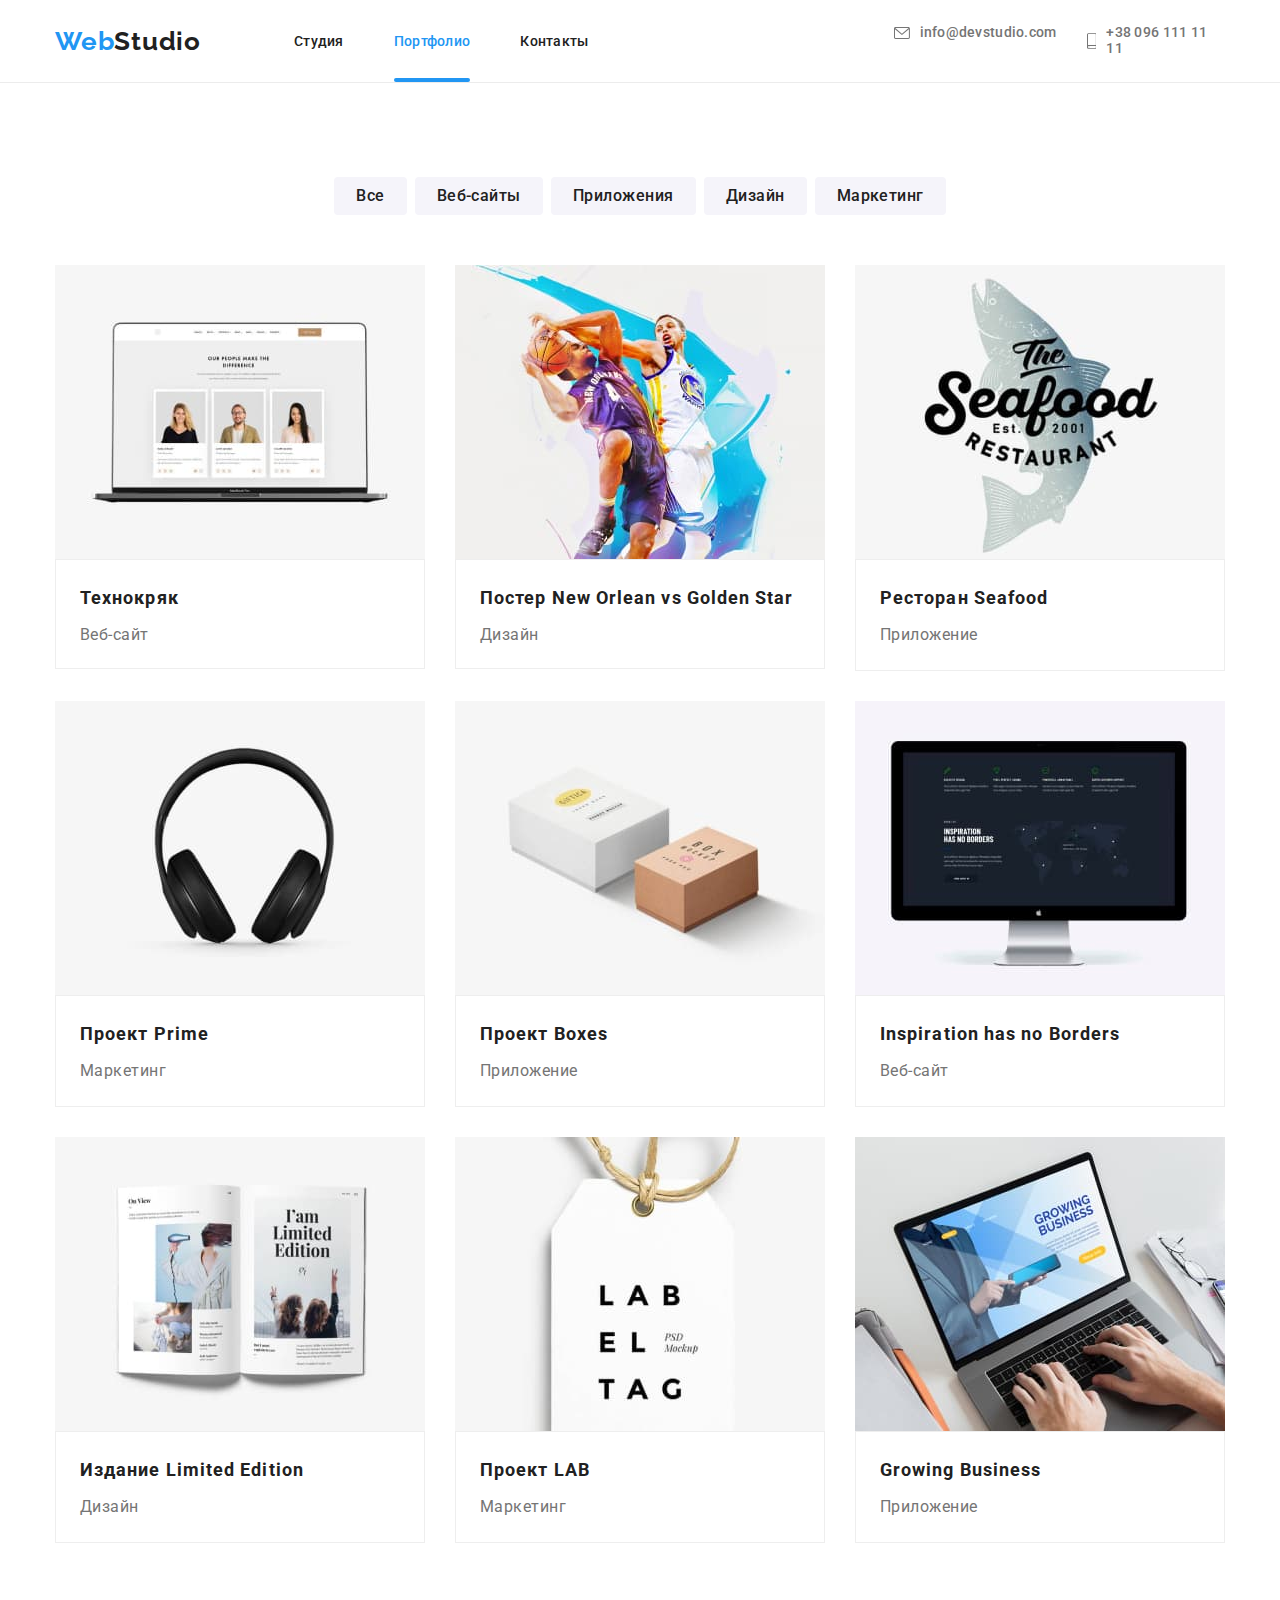
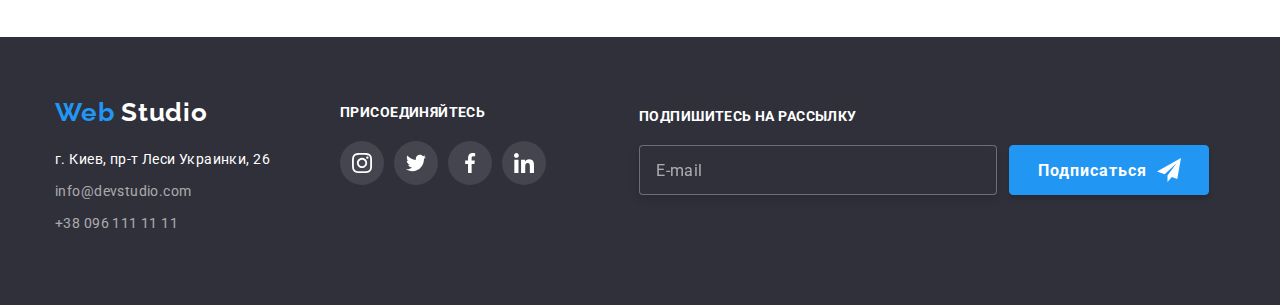
<file: portfolio.html>
<!DOCTYPE html>
<html lang="ru">
  <head>
    <meta charset="UTF-8" />
    <meta http-equiv="X-UA-Compatible" content="IE=edge" />
    <meta name="viewport" content="width=device-width, initial-scale=1.0" />
    <title>Portfolio</title>
    <link href="https://fonts.googleapis.com/css2?family=Raleway:wght@700&family=Roboto:wght@400;500;700;900&display=swap" rel="stylesheet">
    <link href="https://cdnjs.cloudflare.com/ajax/libs/modern-normalize/1.1.0/modern-normalize.min.css" rel="stylesheet">
    <link rel="stylesheet" href="./css/main.min.css">
  </head>
  <body>
    <!--Header-->

    <header class="header">

      <div class="conteiner conteiner--style">

      <nav class="header-nav">

        <a class="logo" href="index.html">Web<span class="logo__studio">Studio</span></a>

        <ul class="header-nav__list">
          <li class="header-nav__item">
            <a class="header-nav__link" 
            href="index.html" >Студия</a></li>
          <li class="header-nav__item">
            <a class="header-nav__link-current" href="portfolio.html" >Портфолио</a></li>
          <li class="header-nav__item">
            <a class="header-nav__link" href="#" >Контакты</a></li>
        </ul>

        <button type="button" class="button-menu" data-menu-button>
          <svg width="24px" height="16px">
          <use class="icon-menu" href="./images/icons.svg#icon-menu_24px"></use>
          </svg>
        </button>
        
<!--выпадающее меню-->


<div class="backdrop-header" data-menu>

  <button class="button-close" type="button" data-menu-button-close >
    <svg 
    width="24px" 
    height="16px">
    <use href="./images/icons.svg#icon-close_24px">
    </use>
  </svg>
</button>


  <ul class="modal-menu__list list">
    <li class="modal-menu__item"><a class="modal-menu__link link" href="index.html">Студия</a></li>
    <li class="modal-menu__item"><a class="modal-menu__link link" href="portfolio.html">Портфолио</a></li>
    <li class="modal-menu__item"><a class="modal-menu__link link" href="#">Контакты</a></li>
  </ul>

  <div>
  <ul class="modal-menu__list-contact list">
    <li class="modal-menu__item-contact"><a class="modal-menu__link-contact link" href="tel:+380961111111">+38 096 111 11 11</a></li>
    <li class="modal-menu__item-contact-mail"><a class="modal-menu__link-contact-mail link" href="mailto:info@devstudio.com">info@devstudio.com</a></li>
</ul>

<ul class="modal-menu__list-socials list">
  <li class="modal-menu__list-socials"><a class="modal-menu__link-socials link" href="https://www.instagram.com/">Instagram</a></li>
  <li class="modal-menu__list-socials"><a class="modal-menu__link-socials link" href="https://twitter.com/">Twitter</a></li>
  <li class="modal-menu__list-socials"><a class="modal-menu__link-socials link" href="https://www.facebook.com/">Facebook</a></li>
  <li class="modal-menu__list-socials"><a class="modal-menu__link-socials link" href="https://www.linkedin.com/">LinkedIn</a></li>
</ul>
</div>



</div>
          </nav>
        


      

 <!--contact-->
  
      <ul class="header-contact">
          <li class="header-contact__item">
          <a class="header-contact__link" href="mailto:info@devstudio.com">
          <svg class="header-contact__icon-mail" width="16px" height="12px">
            <use href="./images/icons.svg#icon-img1-1"></use>
          </svg>info@devstudio.com</a>
          </li>

          <li class="header-contact__item">
          <a class="header-contact__link" href="tel:+380961111111">
          <svg class="header-contact__icon-tel" width="10px" height="16px">
          <use href="./images/icons.svg#icon-img1-2"></use>
          </svg>+38 096 111 11 11</a>
         </li>
      </ul>
    </div>


     
        </header>
    <main>
    <!--Секция 5-->
    <section class="portfolio-section">
    <div class="conteiner">
        <ul class="navigation-portfolio">
            <li class="navigation-portfolio__item"><button class="button-second" type="button">Все</button></li>
            <li class="navigation-portfolio__item"><button class="button-second" type="button">Веб-сайты</button></li>
            <li class="navigation-portfolio__item"><button class="button-second" type="button">Приложения</button></li>
            <li class="navigation-portfolio__item"><button class="button-second" type="button">Дизайн</button></li>
            <li class="navigation-portfolio__item"><button class="button-second" type="button">Маркетинг</button></li>
        </ul>
          <h1 hidden>Наши работы</h1>
          <h2 hidden>Наши работы</h2>

        <ul class="works-portfolio">

            <li class="works-portfolio__item">
              <div class="thumb-card">

                <img class="thumb-card__img"
            srcset="./images/img.jpg/img5.1mob.jpg 1x, ./images/img.jpg/img5.1.2mob.jpg 2x"
            src="./images/img.jpg/img5.1mob.jpg"
            width="450"
            height="294"
            alt="Технокряк"
          />


              <div class="thumb">
                <p class="thumb__text">Ресурс предлагает комплексные предложения с разным уровнем функционала и сервисов. Все это позволит посетителю получить исчерпывающие сведения о компании или частном лице.</p>
              </div>
            </div>

             <div class="portfolio-card portfolio-card--style">
              <h3 class="third-title third-title--portfolio-card">Технокряк</h3>
                <p class="portfolio-card__text">Веб-сайт</p>
              </div>
            </li>


            <li class="works-portfolio__item">
              <div class="thumb-card">

                <img class="thumb-card__img"
                srcset="./images/img.jpg/img5.2mob.jpg 1x, ./images/img.jpg/img5.2.2mob.jpg 2x"
                src="./images/img.jpg/img5.2mob.jpg"
                width="450"
                height="294"
                alt="Постер New Orlean vs Golden Star"
              />


              <div class="thumb">
                <p class="thumb__text">Ресурс предлагает комплексные предложения с разным уровнем функционала и сервисов. Все это позволит посетителю получить исчерпывающие сведения о компании или частном лице.</p>
              </div>
            </div>
              <div class="portfolio-card portfolio-card--style">
                <h3 class="third-title third-title--portfolio-card">Постер New Orlean vs Golden Star</h3>
                 <p class="portfolio-card__text">Дизайн</p>
                </div>
                </li>

            <li class="works-portfolio__item">
              <div class="thumb-card">

                <img class="thumb-card__img"
                srcset="./images/img.jpg/img5.3mob.jpg 1x, ./images/img.jpg/img5.3.2mob.jpg 2x"
                src="./images/img.jpg/img5.3mob.jpg"
                width="450"
                height="294"
                alt="Ресторан Seafood"
              />


              <div class="thumb">
                <p class="thumb__text">Ресурс предлагает комплексные предложения с разным уровнем функционала и сервисов. Все это позволит посетителю получить исчерпывающие сведения о компании или частном лице.</p>
              </div>
            </div>
              <div class="portfolio-card">
                <h3 class="third-title third-title--portfolio-card">Ресторан Seafood</h3>
                  <p class="portfolio-card__text">Приложение</p>
                </div>
                </li>

            <li class="works-portfolio__item">
              <div class="thumb-card">

                <img class="thumb-card__img"
                srcset="./images/img.jpg/img5.4mob.jpg 1x, ./images/img.jpg/img5.4.2mob.jpg 2x"
                src="./images/img.jpg/img5.4mob.jpg"
                width="450"
                height="294"
                alt="Проект Prime"
              />

              <div class="thumb">
                <p class="thumb__text">Ресурс предлагает комплексные предложения с разным уровнем функционала и сервисов. Все это позволит посетителю получить исчерпывающие сведения о компании или частном лице.</p>
              </div>
            </div>
              <div class="portfolio-card">
                <h3 class="third-title third-title--portfolio-card">Проект Prime</h3>
                  <p class="portfolio-card__text">Маркетинг</p>
                </div>
                </li>

            <li class="works-portfolio__item">
              <div class="thumb-card">

                <img class="thumb-card__img"
                srcset="./images/img.jpg/img5.5mob.jpg 1x, ./images/img.jpg/img5.5.2mob.jpg 2x"
                src="./images/img.jpg/img5.5mob.jpg"
                width="450"
                height="294"
                alt="Проект Boxes"
              />

             
              <div class="thumb">
                <p class="thumb__text">Ресурс предлагает комплексные предложения с разным уровнем функционала и сервисов. Все это позволит посетителю получить исчерпывающие сведения о компании или частном лице.</p>
              </div>
            </div>
              <div class="portfolio-card">
                <h3 class="third-title third-title--portfolio-card">Проект Boxes</h3>
                  <p class="portfolio-card__text">Приложение</p>
                </div>
                </li>


            <li class="works-portfolio__item">
              <div class="thumb-card">

                <img class="thumb-card__img"
                srcset="./images/img.jpg/img5.6mob.jpg 1x, ./images/img.jpg/img5.6.2mob.jpg 2x"
                src="./images/img.jpg/img5.6mob.jpg"
                width="450"
                height="294"
                alt="Inspiration has no Borders"
              />

              <div class="thumb">
                <p class="thumb__text">Ресурс предлагает комплексные предложения с разным уровнем функционала и сервисов. Все это позволит посетителю получить исчерпывающие сведения о компании или частном лице.</p>
              </div>
            </div>  
              <div class="portfolio-card">
                <h3 class="third-title third-title--portfolio-card">Inspiration has no Borders</h3>
                  <p class="portfolio-card__text">Веб-сайт</p>
                </div>
                </li>

            <li class="works-portfolio__item">
              <div class="thumb-card">

                <img class="thumb-card__img"
                srcset="./images/img.jpg/img5.7mob.jpg 1x, ./images/img.jpg/img5.7.2mob.jpg 2x"
                src="./images/img.jpg/img5.7mob.jpg"
                width="450"
                height="294"
                alt="Издание Limited Edition"
              />

             
              <div class="thumb">
                <p class="thumb__text">Ресурс предлагает комплексные предложения с разным уровнем функционала и сервисов. Все это позволит посетителю получить исчерпывающие сведения о компании или частном лице.</p>
              </div>
            </div>  
              <div class="portfolio-card">
                <h3 class="third-title third-title--portfolio-card">Издание Limited Edition</h3>
                  <p class="portfolio-card__text">Дизайн</p>
                </div>
                </li>

            <li class="works-portfolio__item">
              <div class="thumb-card">

                <img class="thumb-card__img"
                srcset="./images/img.jpg/img5.8mob.jpg 1x, ./images/img.jpg/img5.8.2mob.jpg 2x"
                src="./images/img.jpg/img5.8mob.jpg"
                width="450"
                height="294"
                alt="Проект LAB"
              />


              <div class="thumb">
                <p class="thumb__text">Ресурс предлагает комплексные предложения с разным уровнем функционала и сервисов. Все это позволит посетителю получить исчерпывающие сведения о компании или частном лице.</p>
              </div>
            </div>
              <div class="portfolio-card">
                <h3 class="third-title third-title--portfolio-card">Проект LAB</h3>
                  <p class="portfolio-card__text">Маркетинг</p>
                </div>
                </li>

            <li class="works-portfolio__item">
              <div class="thumb-card">


                <img class="thumb-card__img"
                srcset="./images/img.jpg/img5.9mob.jpg 1x, ./images/img.jpg/img5.9.2mob.jpg 2x"
                src="./images/img.jpg/img5.9mob.jpg"
                width="450"
                height="294"
                alt="Growing Business"
              />

          
              <div class="thumb">
                <p class="thumb__text">Ресурс предлагает комплексные предложения с разным уровнем функционала и сервисов. Все это позволит посетителю получить исчерпывающие сведения о компании или частном лице.</p>
              </div>
            </div>  
              <div class="portfolio-card">
                <h3 class="third-title third-title--portfolio-card">Growing Business</h3>
                  <p class="portfolio-card__text">Приложение</p>
                </div>
                </li>      
        </ul>
    </div>
  </section>
  </main>

  <footer class="footer">
    <div class="conteiner">
      <div class="footer-tablet">

      <div class="address-footer">

        <a class="logo logo--footer-style " href="index.html"> Web 
          <span class="logo__studio logo__studio--color"> Studio</span></a>

        <address class="footer-address">
        <ul class="footer-address__list ">
          <li class="footer-address_item"><a class="footer-address__link footer-address__link--color" href="https://goo.gl/maps/BAiZA4kNi6hHFdR76" target="_blank" rel="noopener noreferer">г. Киев, пр-т Леси Украинки, 26</a></li>
          <li class="footer-address_item"><a class="footer-address__link" href="mailto:info@devstudio.com">info@devstudio.com</a></li>
          <li class="footer-address_item"><a class="footer-address__link" href="tel:+380961111111">+38 096 111 11 11</a></li>
        </ul>
      </address>
    </div>

<!--Social icons footer-->

        <div class="social-footer">

        <h3 class="third-title third-title--footer">присоединяйтесь</h3>

        <ul class="social-list social-list--footer">
          <li class="social-list__item ">
            <a class="social-list__link social-list__link--footer-color" href="#">
            <svg class="instagram" width="20px" height="20px">
              <use href="./images/icons.svg#icon-img4-1"></use>
          </svg>
        </a>
          </li>

          <li class="social-list__item">
            <a class="social-list__link social-list__link--footer-color" href="#">
            <svg class="twitter" width="20px" height="20px">
              <use href="./images/icons.svg#icon-img4-2"></use>
          </svg>
        </a>
          </li>

          <li class="social-list__item">
            <a class="social-list__link social-list__link--footer-color" href="#">
            <svg class="facebook" width="20px" height="20px">
              <use href="./images/icons.svg#icon-img4-3"></use>
          </svg>
        </a>
          </li>
          <li class="social-list__item">
            <a class="social-list__link social-list__link--footer-color" href="#">
            <svg class="linkedin" width="20px" height="20px">
              <use href="./images/icons.svg#icon-img4-4"></use>
          </svg>
        </a>
          </li>        
        </ul>
      </div>

    </div>
<!--Footer form-->

<div class="forms-footer">
<h3 class="third-title third-title--footer">Подпишитесь на рассылку</h3>

<form class="form-footer">
  <label for="email-label"></label>
  <input class="form-footer__input" type="email" name="email" id="email-label" 
  placeholder="E-mail"/>

  <button class="button-primary button-primary--footer" type="submit" >Подписаться
    <svg class="button-primary__submit-footer" width="24px" height="24px">
    <use href="./images/icons.svg#icon-icon-send-1"></use>
        </svg>
      </button>
    </form>

</div>


</div>
 
  </footer>
  <script src="./js/modal.js"></script>
  <script src="./js/menu-mobile.js"></script>

  </body>
</html>
</file>
<file: css/main.min.css>
:root{--blue-color: #2196f3;--black-color: #212121;--white-color: #ffffff;--text-color: #757575;--header-color: rgba(255, 255, 255, 0.6);--bg-color-first: #2f303a;--bg-color-second: #f5f4fa}body{color:var(--black-color);background-color:var(--white-color);font-family:Roboto,sans-serif;font-style:normal;margin:0}.conteiner{max-width:1600px;margin-left:auto;margin-right:auto;padding-left:15px;padding-right:15px}@media(min-width: 768px){.conteiner--style{width:768px;display:-webkit-box;display:-ms-flexbox;display:flex}}@media(min-width: 1200px){.conteiner--style{width:1200px;display:-webkit-box;display:-ms-flexbox;display:flex}}.second-title{margin-top:0px;margin-bottom:30px;margin-left:auto;margin-right:auto;font-weight:700;font-size:28px;line-height:1.17;letter-spacing:.03em;text-align:center}.second-title--team{margin-bottom:30px;min-width:264px}@media screen and (min-width: 1200px){.second-title{margin-bottom:50px;font-size:36px;line-height:1.16}}.third-title{font-weight:700;font-size:14px;line-height:1.14;letter-spacing:.03em;margin-top:0px}.third-title--team{margin-bottom:10px;font-weight:500;font-size:16px;line-height:1.19;letter-spacing:.03em}.third-title--works{text-transform:uppercase;color:var(--white-color);text-align:center;margin-bottom:0px}.third-title--features-section{margin-bottom:10px;text-transform:uppercase}.third-title--portfolio-card{margin-bottom:4px;font-weight:700;font-size:18px;line-height:2;letter-spacing:.06em}.third-title--footer{text-align:center;text-transform:uppercase;color:var(--white-color);margin-bottom:20px}.logo{font-family:Raleway,sans-serif;font-style:normal;font-weight:700;font-size:24px;line-height:1.16;letter-spacing:.03em;text-decoration:none;color:var(--blue-color);padding-top:16px;padding-bottom:16px}@media(min-width: 480px){.logo .logo{padding-top:16px;padding-bottom:16px}}.logo__studio{color:var(--black-color)}.logo__studio--color{color:var(--white-color)}@media(min-width: 1200px){.logo{margin-right:93px}.logo{font-size:26px;line-height:1.19}.logo--footer-style{margin-right:0px}}.backdrop{position:fixed;z-index:3;top:0;left:0;width:100%;height:100%;background-color:rgba(0,0,0,.2);-webkit-transition:250ms cubic-bezier(0.4, 0, 0.2, 1);transition:250ms cubic-bezier(0.4, 0, 0.2, 1)}.backdrop.is-hidden{opacity:0;pointer-events:none;visibility:hidden;-webkit-transition:250ms cubic-bezier(0.4, 0, 0.2, 1);transition:250ms cubic-bezier(0.4, 0, 0.2, 1)}.backdrop.is-hidden .modal{-webkit-transform:translate(-50%, -50%) scale(0.9);transform:translate(-50%, -50%) scale(0.9);-webkit-transition:250ms cubic-bezier(0.4, 0, 0.2, 1);transition:250ms cubic-bezier(0.4, 0, 0.2, 1)}.button-primary{border-radius:4px;-webkit-box-shadow:0px 4px 4px rgba(0,0,0,.15);box-shadow:0px 4px 4px rgba(0,0,0,.15);padding:10px 32px;border:1px rgba(0,0,0,0);min-width:200px;text-align:center;-webkit-transition:250ms cubic-bezier(0.4, 0, 0.2, 1);transition:250ms cubic-bezier(0.4, 0, 0.2, 1);font-family:Roboto,sans-serif;font-style:normal;cursor:pointer;color:var(--white-color);background-color:var(--blue-color);font-weight:700;font-size:16px;line-height:1.88;letter-spacing:.06em}.button-primary:hover,.button-primary:focus{color:var(--black-color);background-color:var(--bg-color-second);-webkit-transition:250ms cubic-bezier(0.4, 0, 0.2, 1);transition:250ms cubic-bezier(0.4, 0, 0.2, 1)}.button-primary--footer{padding:10px 28px;height:50px;border:1px solid var(--blue-color);position:relative;text-align:left}.button-second{border-radius:4px;padding:6px 22px;border:1px rgba(0,0,0,0);text-align:center;-webkit-transition:250ms cubic-bezier(0.4, 0, 0.2, 1);transition:250ms cubic-bezier(0.4, 0, 0.2, 1);color:var(--black-color);background-color:var(--bg-color-second);font-family:Roboto,sans-serif;font-style:normal;font-weight:500;font-size:16px;line-height:1.63;letter-spacing:.03em}.button-second:hover,.button-second:focus{color:var(--white-color);background-color:var(--blue-color);-webkit-box-shadow:0px 3px 1px rgba(0,0,0,.1),0px 1px 2px rgba(0,0,0,.08),0px 2px 2px rgba(0,0,0,.12);box-shadow:0px 3px 1px rgba(0,0,0,.1),0px 1px 2px rgba(0,0,0,.08),0px 2px 2px rgba(0,0,0,.12);-webkit-transition:250ms cubic-bezier(0.4, 0, 0.2, 1);transition:250ms cubic-bezier(0.4, 0, 0.2, 1)}.social-list{display:-webkit-box;display:-ms-flexbox;display:flex;text-decoration:none;list-style:none;-webkit-box-pack:center;-ms-flex-pack:center;justify-content:center;padding-left:0px;padding-right:0px}.social-list--footer{margin-top:0px;margin-bottom:60px}.social-list__item:not(:last-child){margin-right:10px}.social-list__item--footer-style:not(:last-child){margin-right:10px}.instagram,.twitter,.facebook,.linkedin{display:-webkit-box;display:-ms-flexbox;display:flex;width:20px;height:20px}.social-list__link{display:-webkit-box;display:-ms-flexbox;display:flex;width:44px;height:44px;border-radius:50%;-webkit-box-align:center;-ms-flex-align:center;align-items:center;-webkit-box-pack:center;-ms-flex-pack:center;justify-content:center;fill:#afb1b8;-webkit-transition:250ms cubic-bezier(0.4, 0, 0.2, 1);transition:250ms cubic-bezier(0.4, 0, 0.2, 1)}.social-list__link:hover,.social-list__link:focus{background-color:var(--blue-color);fill:var(--white-color);-webkit-transition:250ms cubic-bezier(0.4, 0, 0.2, 1);transition:250ms cubic-bezier(0.4, 0, 0.2, 1)}.social-list__link--footer-color{background-color:rgba(255,255,255,.1);fill:var(--white-color)}.footer{background-color:var(--bg-color-first);padding-top:60px;padding-bottom:60px}.address-footer{text-align:center}.footer-address__list{list-style:none;padding-left:0px;margin-top:20px;margin-bottom:60px}.footer-address{font-weight:400;font-size:14px;line-height:1.71;letter-spacing:.03em;font-style:normal}.footer-address__link{color:rgba(255,255,255,.6);font-weight:400;font-size:14px;line-height:1.71;letter-spacing:.03em;font-style:normal;display:inline-block;text-decoration:none;-webkit-transition:250ms cubic-bezier(0.4, 0, 0.2, 1);transition:250ms cubic-bezier(0.4, 0, 0.2, 1)}.footer-address__link--color{color:var(--white-color)}.footer-address_item:not(:last-child){margin-bottom:8px}.footer .conteiner{-webkit-box-align:baseline;-ms-flex-align:baseline;align-items:baseline}.social-footer{min-width:206px}.form-footer{text-align:center}.form-footer__input{margin-bottom:20px;width:290px;height:50px;margin-right:12px;border:1px solid rgba(255,255,255,.3);-webkit-filter:drop-shadow(0px 4px 4px rgba(0, 0, 0, 0.15));filter:drop-shadow(0px 4px 4px rgba(0, 0, 0, 0.15));border-radius:4px;background-color:var(--bg-color-first);color:var(--white-color);padding:15px 16px;outline:none}.form-footer__input::-webkit-input-placeholder{font-style:normal;font-weight:400;font-size:16px;line-height:1.25;display:-webkit-box;display:flex;-webkit-box-align:center;align-items:center;letter-spacing:.03em;color:rgba(255,255,255,.6)}.form-footer__input::-moz-placeholder{font-style:normal;font-weight:400;font-size:16px;line-height:1.25;display:flex;align-items:center;letter-spacing:.03em;color:rgba(255,255,255,.6)}.form-footer__input:-ms-input-placeholder{font-style:normal;font-weight:400;font-size:16px;line-height:1.25;display:-ms-flexbox;display:flex;-ms-flex-align:center;align-items:center;letter-spacing:.03em;color:rgba(255,255,255,.6)}.form-footer__input::-ms-input-placeholder{font-style:normal;font-weight:400;font-size:16px;line-height:1.25;display:-ms-flexbox;display:flex;-ms-flex-align:center;align-items:center;letter-spacing:.03em;color:rgba(255,255,255,.6)}.form-footer__input::placeholder{font-style:normal;font-weight:400;font-size:16px;line-height:1.25;display:-webkit-box;display:-ms-flexbox;display:flex;-webkit-box-align:center;-ms-flex-align:center;align-items:center;letter-spacing:.03em;color:rgba(255,255,255,.6)}.button-primary__submit-footer{margin-left:10px;top:50%;position:absolute;display:inline-block;-webkit-transform:translateY(-50%);transform:translateY(-50%);-webkit-box-align:center;-ms-flex-align:center;align-items:center;-webkit-box-pack:center;-ms-flex-pack:center;justify-content:center}@media(min-width: 480px){.footer .conteiner{width:480px}.form-footer__input{width:450px}}@media(min-width: 768px){.footer .conteiner{width:768px}.footer-tablet{display:-webkit-box;display:-ms-flexbox;display:flex;padding-left:61px}.address-footer{margin-right:165px}.button-primary--footer{display:block;margin-left:auto;margin-right:auto}}@media(min-width: 1200px){.footer .conteiner{width:1200px;display:-webkit-box;display:-ms-flexbox;display:flex}.form-footer{display:-webkit-box;display:-ms-flexbox;display:flex}.social-footer{margin-right:93px}.third-title--footer{text-align:left}.social-footer .third-title--footer{padding-top:8px}.footer-tablet{padding-left:0px}.address-footer{margin-right:70px}.form-footer__input{width:358px}.address-footer{text-align:left}.footer-address__list{margin-bottom:0px}}.header{border-bottom:1px solid #ececec;margin-left:auto;margin-right:auto;position:relative}.header-nav{display:-webkit-box;display:-ms-flexbox;display:flex;-webkit-box-align:center;-ms-flex-align:center;align-items:center}.header-nav__list{margin:0px 305px 0px 0px;display:-webkit-box;display:-ms-flexbox;display:flex;list-style:none;padding-left:0px}.header-nav__link{color:var(--black-color);font-weight:500;font-size:14px;line-height:1.14;letter-spacing:.02em;text-decoration:none;list-style:none}.header-nav__link:hover,.header-nav__link:focus{color:var(--blue-color);-webkit-transition:250ms cubic-bezier(0.4, 0, 0.2, 1);transition:250ms cubic-bezier(0.4, 0, 0.2, 1)}.header-nav__link::after{content:"";display:block;width:100%;height:4px;border-radius:2px;background-color:var(--blue-color);position:absolute;left:0;bottom:0;-webkit-transition:250ms cubic-bezier(0.4, 0, 0.2, 1);transition:250ms cubic-bezier(0.4, 0, 0.2, 1)}.header-nav__link::after{-webkit-transform:scaleX(0);transform:scaleX(0)}.header-nav__link:hover::after,.header-nav__link:focus::after{-webkit-transform:scaleX(1);transform:scaleX(1)}.header-nav__link-current{color:var(--black-color);font-weight:500;font-size:14px;line-height:1.14;letter-spacing:.02em;text-decoration:none;list-style:none;color:var(--blue-color)}.header-nav__link-current:hover,.header-nav__link-current:focus{color:var(--blue-color);-webkit-transition:250ms cubic-bezier(0.4, 0, 0.2, 1);transition:250ms cubic-bezier(0.4, 0, 0.2, 1)}.header-nav__link-current::after{content:"";display:block;width:100%;height:4px;border-radius:2px;background-color:var(--blue-color);position:absolute;left:0;bottom:0;-webkit-transition:250ms cubic-bezier(0.4, 0, 0.2, 1);transition:250ms cubic-bezier(0.4, 0, 0.2, 1)}.header-nav__link-current::after{-webkit-transform:scaleX(1);transform:scaleX(1)}.header-nav__item{padding-top:32px;padding-bottom:32px;-webkit-transition:250ms cubic-bezier(0.4, 0, 0.2, 1);transition:250ms cubic-bezier(0.4, 0, 0.2, 1);display:block;position:relative}.header-nav__item:not(:last-child){margin-right:50px}.header-contact{display:-webkit-box;display:-ms-flexbox;display:flex;padding-left:0px;margin-top:0px;margin-bottom:0px}.header-contact__item{padding-top:32px;padding-bottom:32px;display:-webkit-box;display:-ms-flexbox;display:flex;-webkit-box-align:center;-ms-flex-align:center;align-items:center;-webkit-box-pack:center;-ms-flex-pack:center;justify-content:center}.header-contact__item:not(:last-child){margin-right:30px}.header-contact__link{color:var(--text-color);font-weight:500;font-size:12px;line-height:1.16;letter-spacing:.02em;text-decoration:none;list-style:none;display:-webkit-box;display:-ms-flexbox;display:flex;-webkit-box-align:center;-ms-flex-align:center;align-items:center;-webkit-box-pack:center;-ms-flex-pack:center;justify-content:center;fill:var(--text-color);-webkit-transition:250ms cubic-bezier(0.4, 0, 0.2, 1);transition:250ms cubic-bezier(0.4, 0, 0.2, 1)}.header-contact__link:hover,.header-contact__link:focus{color:var(--blue-color);fill:var(--blue-color);-webkit-transition:250ms cubic-bezier(0.4, 0, 0.2, 1);transition:250ms cubic-bezier(0.4, 0, 0.2, 1)}.header-contact__icon-mail{width:16px;height:12px;margin-right:10px}.header-contact__icon-tel{width:10px;height:16px;margin-right:10px}.button-menu .button-close{display:block}.header-nav__list{display:none}.header-contact{display:none}.button-menu,.button-close{margin-left:auto;display:-webkit-box;display:-ms-flexbox;display:flex;padding:0px;border:none;background-color:rgba(0,0,0,0);padding:12px 8px}.button-close{right:15px;top:10px;position:absolute}.button-menu:hover,.button-close:hover,.button-menu:focus,.button-close:focus{fill:var(--blue-color);-webkit-transition:250ms cubic-bezier(0.4, 0, 0.2, 1);transition:250ms cubic-bezier(0.4, 0, 0.2, 1)}.modal-menu__link:hover,.modal-menu__link:focus{color:var(--blue-color);-webkit-transition:250ms cubic-bezier(0.4, 0, 0.2, 1);transition:250ms cubic-bezier(0.4, 0, 0.2, 1)}.backdrop-header{display:none;left:0;top:0;z-index:99;background-color:var(--white-color);position:fixed;width:100vw;height:100vh;overflow-y:scroll}.backdrop-header.is-open{display:block;padding-top:48px;padding-bottom:48px;padding-left:40px;padding-right:40px;display:-webkit-box;display:-ms-flexbox;display:flex;-webkit-box-orient:vertical;-webkit-box-direction:normal;-ms-flex-direction:column;flex-direction:column;-webkit-box-pack:justify;-ms-flex-pack:justify;justify-content:space-between}.list{list-style:none}.link{text-decoration:none;color:var(--black-color)}.modal-menu__list{margin-top:0px;padding-left:0px}.modal-menu__item{font-weight:500;font-size:40px;line-height:1.17;letter-spacing:.02em}.modal-menu__item:not(:last-child){margin-bottom:32px}.modal-menu__list-contact{margin-bottom:64px;margin-top:0px;padding-left:0px}.modal-menu__link-contact{font-weight:500;font-size:34px;line-height:1.17;letter-spacing:.02em;color:var(--blue-color)}.modal-menu__item-contact{margin-bottom:32px}.modal-menu__link-contact-mail{font-weight:500;font-size:24px;line-height:1.16;letter-spacing:.02em;color:var(--text-color)}.modal-menu__list-socials{display:-webkit-box;display:-ms-flexbox;display:flex;-ms-flex-wrap:wrap;flex-wrap:wrap;padding-left:0px;margin-top:0px;margin-bottom:0px}.modal-menu__list-socials:not(:last-child){margin-right:10px;padding-right:10px;border-right:1px solid rgba(33,33,33,.2)}.modal-menu__link-socials{font-weight:500;font-size:18px;line-height:1.22;letter-spacing:.02em;color:var(--blue-color)}@media(min-width: 480px){.header .conteiner{width:480px}}@media(min-width: 768px){.header .conteiner{width:768px;-webkit-box-align:center;-ms-flex-align:center;align-items:center;padding-top:0px;padding-bottom:0px}.header-nav__list{display:-webkit-box;display:-ms-flexbox;display:flex;margin-left:84px;margin-right:69px}.header-contact{display:block}.button-menu{display:none}.header-contact__item{margin-top:0px;margin-right:0px;padding-top:0px;padding-bottom:0px;display:block;-webkit-box-pack:left;-ms-flex-pack:left;justify-content:left}.header-contact__item:not(:last-child){margin-right:0px}.header-contact__item:not(:last-child){margin-bottom:10px}.header{padding-top:0px;padding-bottom:0px}.header-contact__link{-webkit-box-pack:left;-ms-flex-pack:left;justify-content:left}.header-contact__icon-mail,.header-contact__icon-tel{margin-right:8px}.backdrop-header{display:none}}@media(min-width: 1200px){.header .conteiner{width:1200px;padding-top:0px;padding-bottom:0px}.header-nav__list{display:-webkit-box;display:-ms-flexbox;display:flex;margin-left:0px;margin-right:305px}.header-contact{display:-webkit-box;display:-ms-flexbox;display:flex}.header-contact__item{margin-bottom:0px}.button-menu{display:none}.header-contact__item:not(:last-child){margin-right:30px;margin-bottom:0px}.header-contact__icon-mail,.header-contact__icon-tel{margin-right:10px}.header-contact__link{font-size:14px;line-height:1.14}}.modal{position:absolute;top:50%;left:50%;-webkit-transform:translate(-50%, -50%) scale(1);transform:translate(-50%, -50%) scale(1);-webkit-transition:250ms cubic-bezier(0.4, 0, 0.2, 1);transition:250ms cubic-bezier(0.4, 0, 0.2, 1);min-width:290px;width:100%;background-color:var(--white-color);-webkit-box-shadow:0px 1px 3px rgba(0,0,0,.12),0px 1px 1px rgba(0,0,0,.14),0px 2px 1px rgba(0,0,0,.2);box-shadow:0px 1px 3px rgba(0,0,0,.12),0px 1px 1px rgba(0,0,0,.14),0px 2px 1px rgba(0,0,0,.2);border-radius:4px}.button-modal{width:30px;height:30px;border-radius:50%;background-color:var(--white-color);cursor:pointer;border:1px solid rgba(0,0,0,.1);top:8px;right:8px;position:absolute}.button-modal__close-svg:focus,.button-modal__close-svg:hover{fill:var(--blue-color)}.modal__header{font-weight:700;font-size:20px;line-height:1.15;text-align:center;letter-spacing:.03em;margin-top:40px;margin-bottom:12px;display:-webkit-box;display:-ms-flexbox;display:flex;-ms-flex-wrap:wrap;flex-wrap:wrap}.modal__header-conteiner{width:370px;margin-left:auto;margin-right:auto}.forms{width:370px;margin-left:auto;margin-right:auto}.form-modal{display:-webkit-box;display:-ms-flexbox;display:flex;-webkit-box-orient:vertical;-webkit-box-direction:normal;-ms-flex-direction:column;flex-direction:column;position:relative}.form-modal-comments{display:-webkit-box;display:-ms-flexbox;display:flex;-webkit-box-orient:vertical;-webkit-box-direction:normal;-ms-flex-direction:column;flex-direction:column;position:relative}.form-modal-comments:focus{border:1px solid var(--blue-color);-webkit-transition:250ms cubic-bezier(0.4, 0, 0.2, 1);transition:250ms cubic-bezier(0.4, 0, 0.2, 1)}.form-modal__input-form{outline:0;border:1px solid rgba(33,33,33,.2);border-radius:4px;padding:12px 42px;height:40px}.form-modal__input-form:focus{border:1px solid var(--blue-color);-webkit-transition:250ms cubic-bezier(0.4, 0, 0.2, 1);transition:250ms cubic-bezier(0.4, 0, 0.2, 1)}.form-modal__input-form:focus+.form-modal__modal-svg{fill:var(--blue-color);-webkit-transition:250ms cubic-bezier(0.4, 0, 0.2, 1);transition:250ms cubic-bezier(0.4, 0, 0.2, 1)}.form-modal__modal-svg{position:absolute;outline:0;left:12px;top:50%;-webkit-transform:translateY(-50%);transform:translateY(-50%)}.form-modal__input-svg{position:relative;display:-webkit-box;display:-ms-flexbox;display:flex;-webkit-box-orient:vertical;-webkit-box-direction:normal;-ms-flex-direction:column;flex-direction:column;margin-bottom:10px}.form-modal__label,.form-modal-comments__label{text-align:left;margin-bottom:4px;font-family:"Roboto";font-style:normal;font-weight:400;font-size:12px;line-height:1.17;letter-spacing:.01em;color:var(--text-color)}.form-modal-comments__text{resize:none;border:1px solid rgba(33,33,33,.2);border-radius:4px;padding:12px 16px;height:120px;margin-bottom:20px}.form-modal-comments__text:focus{outline:0;border:1px solid var(--blue-color);-webkit-transition:250ms cubic-bezier(0.4, 0, 0.2, 1);transition:250ms cubic-bezier(0.4, 0, 0.2, 1)}.form-modal-comments__text::-webkit-input-placeholder{font-family:"Roboto";font-style:normal;font-weight:400;font-size:12px;line-height:1.17;letter-spacing:.01em;color:rgba(117,117,117,.5);top:0px;left:0px}.form-modal-comments__text::-moz-placeholder{font-family:"Roboto";font-style:normal;font-weight:400;font-size:12px;line-height:1.17;letter-spacing:.01em;color:rgba(117,117,117,.5);top:0px;left:0px}.form-modal-comments__text:-ms-input-placeholder{font-family:"Roboto";font-style:normal;font-weight:400;font-size:12px;line-height:1.17;letter-spacing:.01em;color:rgba(117,117,117,.5);top:0px;left:0px}.form-modal-comments__text::-ms-input-placeholder{font-family:"Roboto";font-style:normal;font-weight:400;font-size:12px;line-height:1.17;letter-spacing:.01em;color:rgba(117,117,117,.5);top:0px;left:0px}.form-modal-comments__text::placeholder{font-family:"Roboto";font-style:normal;font-weight:400;font-size:12px;line-height:1.17;letter-spacing:.01em;color:rgba(117,117,117,.5);top:0px;left:0px}.form-modal-terms{font-family:"Roboto";font-style:normal;font-weight:400;font-size:12px;line-height:1.16;letter-spacing:.03em;color:var(--text-color);margin-bottom:30px;display:-webkit-box;display:-ms-flexbox;display:flex;-webkit-box-pack:center;-ms-flex-pack:center;justify-content:center;-webkit-box-align:center;-ms-flex-align:center;align-items:center}.form-modal-terms__contract{font-family:"Roboto";font-style:normal;font-weight:400;font-size:12px;line-height:1.16;letter-spacing:.03em;-webkit-text-decoration-line:underline;text-decoration-line:underline;color:var(--blue-color);margin-left:5px}.form-modal-terms__checkbox{position:absolute;width:1px;height:1px;margin:-1px;border:0;padding:0;clip:rect(0 0 0 0);overflow:hidden}.form-modal-terms__checkbox:checked+.form-modal-terms__icon{border-color:var(--blue-color);background-color:var(--blue-color);background-image:url(../images/img.svg/img6.svg);-webkit-transition:250ms cubic-bezier(0.4, 0, 0.2, 1);transition:250ms cubic-bezier(0.4, 0, 0.2, 1)}.form-modal-terms__icon{display:inline-block;width:16px;height:15px;border:2px solid var(--black-color);border-radius:2px;margin-right:8.38px}.form-modal-terms__label{display:-webkit-box;display:-ms-flexbox;display:flex;-webkit-box-pack:center;-ms-flex-pack:center;justify-content:center;-webkit-box-align:center;-ms-flex-align:center;align-items:center}.forms .button-primary{margin-top:0px;margin-bottom:40px}@media screen and (min-width: 480px){.modal{width:450px}}@media screen and (min-width: 1200px){.modal{width:528px;padding-top:40px;padding-bottom:40px}.forms{width:370px;margin-left:auto;margin-right:auto;margin-bottom:0px}}@media screen and (min-width: 1200px){.modal{width:528px;padding-top:40px;padding-bottom:40px}.modal__header{margin-top:0px}.forms{width:448px;margin-left:auto;margin-right:auto;margin-bottom:0px}.forms .button-primary{margin-top:0px;margin-bottom:0px}.modal__header-conteiner{width:448px}.form-modal-terms,.form-modal-terms__contract{font-size:14px;line-height:1.71}}.works-portfolio{display:block;text-decoration:none;list-style:none;margin:0px;padding:0px}.works-portfolio__item:hover,.works-portfolio__item:focus{-webkit-box-shadow:0px 1px 1px rgba(0,0,0,.12),0px 4px 4px rgba(0,0,0,.06),1px 4px 6px rgba(0,0,0,.16);box-shadow:0px 1px 1px rgba(0,0,0,.12),0px 4px 4px rgba(0,0,0,.06),1px 4px 6px rgba(0,0,0,.16);-webkit-transition:250ms cubic-bezier(0.4, 0, 0.2, 1);transition:250ms cubic-bezier(0.4, 0, 0.2, 1)}.works-portfolio__item:nth-child(3n){margin-right:0px}.works-portfolio__item:not(:last-child){margin-bottom:30px}.works-portfolio__item:hover .thumb{-webkit-transform:translateY(-100%);transform:translateY(-100%);-webkit-transition:-webkit-transform 250ms cubic-bezier(0.4, 0, 0.2, 1);transition:-webkit-transform 250ms cubic-bezier(0.4, 0, 0.2, 1);transition:transform 250ms cubic-bezier(0.4, 0, 0.2, 1);transition:transform 250ms cubic-bezier(0.4, 0, 0.2, 1), -webkit-transform 250ms cubic-bezier(0.4, 0, 0.2, 1)}.portfolio-card{border:1px solid #eee;padding:20px 24px}.portfolio-card__text{margin-top:0px;margin-bottom:0px;font-weight:400;font-size:16px;line-height:1.87;letter-spacing:.03em;color:#757575}.thumb-card{position:relative;overflow:hidden}.thumb-card__img{display:block;max-width:100%;height:auto}.thumb{background-color:rgba(33,150,243,.9);width:100%;height:100%;position:absolute;-webkit-transform:translateY(0);transform:translateY(0);-webkit-transition:-webkit-transform 250ms cubic-bezier(0.4, 0, 0.2, 1);transition:-webkit-transform 250ms cubic-bezier(0.4, 0, 0.2, 1);transition:transform 250ms cubic-bezier(0.4, 0, 0.2, 1);transition:transform 250ms cubic-bezier(0.4, 0, 0.2, 1), -webkit-transform 250ms cubic-bezier(0.4, 0, 0.2, 1)}.thumb__text{font-size:18px;line-height:1.56;letter-spacing:.03em;color:var(--white-color);margin:0px;padding:63px 23px}@media screen and (min-width: 480px){.portfolio-section .conteiner{width:480px}.portfolio-card{width:450px}.thumb-card__img{display:block;max-width:100%;height:auto}}@media screen and (min-width: 768px){.portfolio-section .conteiner{width:768px}.thumb-card__img{width:354px;height:294px}.portfolio-card{width:354px}.works-portfolio__item{margin-bottom:0px}.works-portfolio__item:not(:last-child){margin-bottom:0px}}@media screen and (min-width: 1200px){.portfolio-section .conteiner{width:1200px}.thumb-card__img{width:370px;height:294px}.portfolio-card{width:370px}}.clients{padding-top:60px;padding-bottom:60px}.clients-list{text-decoration:none;list-style:none}.clients-list__item{text-decoration:none;list-style:none}.clients-list__link:hover,.clients-list__link:focus{color:var(--blue-color);fill:var(--blue-color);border:1px solid var(--blue-color);-webkit-transition:250ms cubic-bezier(0.4, 0, 0.2, 1);transition:250ms cubic-bezier(0.4, 0, 0.2, 1)}@media(min-width: 480px){.clients .conteiner{width:480px}}@media screen and (min-width: 768px){.clients .conteiner{width:768px}}@media screen and (min-width: 1200px){.clients .conteiner{width:1200px}.clients{padding-top:94px;padding-bottom:94px}}.clients-list{display:-webkit-box;display:-ms-flexbox;display:flex;padding-left:0;margin-top:0;margin-bottom:0}@media screen and (max-width: 767px){.clients-list{-ms-flex-wrap:wrap;flex-wrap:wrap;gap:30px}.clients-list__item{-ms-flex-preferred-size:calc((100% - 30px)/2);flex-basis:calc((100% - 30px)/2)}}@media screen and (min-width: 768px){.clients-list{-ms-flex-wrap:wrap;flex-wrap:wrap;gap:30px}.clients-list__item{-ms-flex-preferred-size:calc((100% - 60px)/3);flex-basis:calc((100% - 60px)/3)}}@media screen and (min-width: 1200px){.clients-list{-ms-flex-wrap:nowrap;flex-wrap:nowrap}}.clients-list__link{display:-webkit-box;display:-ms-flexbox;display:flex;height:92px;-webkit-box-align:center;-ms-flex-align:center;align-items:center;-webkit-box-pack:center;-ms-flex-pack:center;justify-content:center;fill:#afb1b8;border:1px solid #afb1b8;border-radius:4px;-webkit-transition:250ms cubic-bezier(0.4, 0, 0.2, 1);transition:250ms cubic-bezier(0.4, 0, 0.2, 1)}.features-list{margin-top:0px;margin-bottom:0px;padding-left:0px;text-decoration:none;list-style:none}.features-list__text{color:var(--text-color);margin-top:0px;margin-bottom:0px;font-weight:400;font-size:14px;line-height:1.71;letter-spacing:.03em}.features-list__icon{margin-bottom:30px;height:120px;background-color:var(--bg-color-second);display:-webkit-box;display:-ms-flexbox;display:flex;-webkit-box-pack:center;-ms-flex-pack:center;justify-content:center;-webkit-box-align:center;-ms-flex-align:center;align-items:center}.features-list__item:not(:last-child){margin-bottom:30px}.features-list__item .third-title{text-align:center}.features{padding-top:60px;padding-bottom:60px}@media screen and (min-width: 480px){.features .conteiner{width:480px}}@media screen and (min-width: 768px){.features .conteiner{width:768px}.features-list{display:-webkit-box;display:-ms-flexbox;display:flex;-ms-flex-wrap:wrap;flex-wrap:wrap;gap:30px}.features-list__item{width:354px;margin-left:0px;margin-right:0px;margin-bottom:0px}.features-list__item .third-title{text-align:left}.features-list__item:not(:last-child){margin-bottom:0px}.features-list__icon{width:354px;padding:25px 142px}}@media screen and (min-width: 1200px){.features .conteiner{width:1200px}.features-list__icon{width:270px;padding:25px 100px;gap:0px}.features-list__item:not(:last-child){margin-right:30px}.features-list__item{width:270px}.features-list{gap:0px}.features{padding-top:94px;padding-bottom:94px}}.hero-overlay{max-height:600px;max-width:1600px;padding-top:118px;padding-bottom:118px;text-align:center;margin-left:auto;margin-right:auto;background-image:-webkit-gradient(linear, left top, right top, from(rgba(47, 48, 58, 0.4)), to(rgba(47, 48, 58, 0.4))),url("../images/img.jpg/img1.1.mobile.jpg");background-image:linear-gradient(to right, rgba(47, 48, 58, 0.4), rgba(47, 48, 58, 0.4)),url("../images/img.jpg/img1.1.mobile.jpg");background-color:var(--bg-color-first);background-repeat:no-repeat;background-position:center;background-size:cover}@media screen and (min-device-pixel-ratio: 2),screen and (-webkit-min-device-pixel-ratio: 2),screen and (min-resolution: 192dpi),screen and (min-resolution: 2dppx){.hero-overlay .hero-overlay{background-image:-webkit-gradient(linear, left top, right top, from(rgba(47, 48, 58, 0.4)), to(rgba(47, 48, 58, 0.4))),url("../images/img.jpg/img1.1.2mobile.jpg");background-image:linear-gradient(to right, rgba(47, 48, 58, 0.4), rgba(47, 48, 58, 0.4)),url("../images/img.jpg/img1.1.2mobile.jpg");background-size:cover}}.first-title{margin-top:0px;margin-bottom:30px;margin-left:auto;margin-right:auto;color:#fff;text-transform:uppercase;font-weight:900;font-size:26px;line-height:1.62;letter-spacing:.06em;text-align:center}@media screen and (min-width: 480px){.hero-overlay{height:400px}}@media screen and (min-width: 768px){.hero-overlay{height:400px}}@media screen and (min-width: 481px){.hero-overlay{background-image:-webkit-gradient(linear, left top, right top, from(rgba(47, 48, 58, 0.4)), to(rgba(47, 48, 58, 0.4))),url("../images/img.jpg/img1.1.tablet.jpg");background-image:linear-gradient(to right, rgba(47, 48, 58, 0.4), rgba(47, 48, 58, 0.4)),url("../images/img.jpg/img1.1.tablet.jpg");background-size:cover}}@media screen and (min-device-pixel-ratio: 2),screen and (-webkit-min-device-pixel-ratio: 2),screen and (min-resolution: 192dpi),screen and (min-resolution: 2dppx){.hero-overlay{background-image:-webkit-gradient(linear, left top, right top, from(rgba(47, 48, 58, 0.4)), to(rgba(47, 48, 58, 0.4))),url("../images/img.jpg/img1.1.2.tablet.jpg");background-image:linear-gradient(to right, rgba(47, 48, 58, 0.4), rgba(47, 48, 58, 0.4)),url("../images/img.jpg/img1.1.2.tablet.jpg");background-size:cover}}@media screen and (min-width: 1200px){.hero-overlay{height:600px;padding-top:200px;padding-bottom:200px}.first-title{font-size:44px;line-height:1.36}}@media screen and (min-width: 769px){.hero-overlay{background-image:-webkit-gradient(linear, left top, right top, from(rgba(47, 48, 58, 0.4)), to(rgba(47, 48, 58, 0.4))),url("../images/img.jpg/img1.1.desktop.jpg");background-image:linear-gradient(to right, rgba(47, 48, 58, 0.4), rgba(47, 48, 58, 0.4)),url("../images/img.jpg/img1.1.desktop.jpg");background-size:cover}}@media screen and (min-width: 769px)and (min-device-pixel-ratio: 2),screen and (min-width: 769px)and (-webkit-min-device-pixel-ratio: 2),screen and (min-width: 769px)and (min-resolution: 192dpi),screen and (min-width: 769px)and (min-resolution: 2dppx){.hero-overlay{background-image:-webkit-gradient(linear, left top, right top, from(rgba(47, 48, 58, 0.4)), to(rgba(47, 48, 58, 0.4))),url("../images/img.jpg/img1.1.2.desktop.jpg");background-image:linear-gradient(to right, rgba(47, 48, 58, 0.4), rgba(47, 48, 58, 0.4)),url("../images/img.jpg/img1.1.2.desktop.jpg");background-size:cover}}.portfolio-section{padding-top:60px;padding-bottom:60px}.navigation-portfolio{display:-webkit-box;display:-ms-flexbox;display:flex;-ms-flex-wrap:wrap;flex-wrap:wrap;text-decoration:none;list-style:none;-webkit-box-pack:left;-ms-flex-pack:left;justify-content:left;margin-bottom:40px;margin-top:0px;padding-left:0px}.navigation-portfolio__item:not(:last-child){margin-right:8px}.navigation-portfolio__item:nth-child(-n+3){margin-bottom:15px}@media screen and (min-width: 480px){.portfolio-section .conteiner{width:480px}}@media screen and (min-width: 768px){.portfolio-section .conteiner{width:768px}.works-portfolio{display:-webkit-box;display:-ms-flexbox;display:flex;-ms-flex-wrap:wrap;flex-wrap:wrap;gap:30px}.navigation-portfolio{-webkit-box-pack:center;-ms-flex-pack:center;justify-content:center;margin-bottom:30px}.navigation-portfolio__item:nth-child(-n+3){margin-bottom:0px}.portfolio-card--style:nth-child(-n+2){height:146px}}@media screen and (min-width: 1200px){.portfolio-section .conteiner{width:1200px}.portfolio-section{padding-top:94px;padding-bottom:94px}.navigation-portfolio{-webkit-box-pack:center;-ms-flex-pack:center;justify-content:center;margin-bottom:50px}.portfolio-card--style:nth-child(-n+2){height:110px}}.team{background-color:var(--bg-color-second);padding-bottom:60px;padding-top:60px}.team-list{text-decoration:none;list-style:none;margin:0px;padding:0px}.team-list__item{background-color:var(--white-color);-webkit-box-shadow:0px 1px 3px rgba(0,0,0,.12),0px 1px 1px rgba(0,0,0,.14),0px 2px 1px rgba(0,0,0,.2);box-shadow:0px 1px 3px rgba(0,0,0,.12),0px 1px 1px rgba(0,0,0,.14),0px 2px 1px rgba(0,0,0,.2);border-radius:0px 0px 4px 4px;text-align:center}.team-list__item:not(:last-child){margin-bottom:30px}.team-list__text{margin-bottom:16px;margin-top:0px;font-weight:400;font-size:16px;line-height:1.19;letter-spacing:.03em;color:var(--text-color)}.team-list__card{padding-top:30px;padding-bottom:24px}.team-list__img{display:block;max-width:100%;width:450px}@media(min-width: 480px){.team .conteiner{width:480px}}@media screen and (min-width: 768px){.team .conteiner{width:768px}.team-list{display:-webkit-box;display:-ms-flexbox;display:flex;-ms-flex-wrap:wrap;flex-wrap:wrap;gap:30px}.team-list__img{width:354px;height:374px}.team-list__item:not(:last-child){margin-bottom:0px}}@media screen and (min-width: 1200px){.team .conteiner{width:1200px}.team-list__img{width:270px;height:260px}.team{padding-bottom:94px;padding-top:94px}.team-list__card{padding-top:30px;padding-bottom:30px}}@media(max-width: 1199px){.works{display:none}}.works{padding-bottom:94px}.works__list{display:-webkit-box;display:-ms-flexbox;display:flex;text-decoration:none;list-style:none;margin:0px;padding:0px}.works__item{position:relative}.works__item:not(:last-child){margin-right:30px}.works__img{display:block;height:auto}.works__card{width:370px;height:70px;padding:27px 0px;background-color:rgba(47,48,58,.8);position:absolute;bottom:0}@media(min-width: 1200px){.works .conteiner{width:1200px}}/*# sourceMappingURL=main.min.css.map */
</file>
